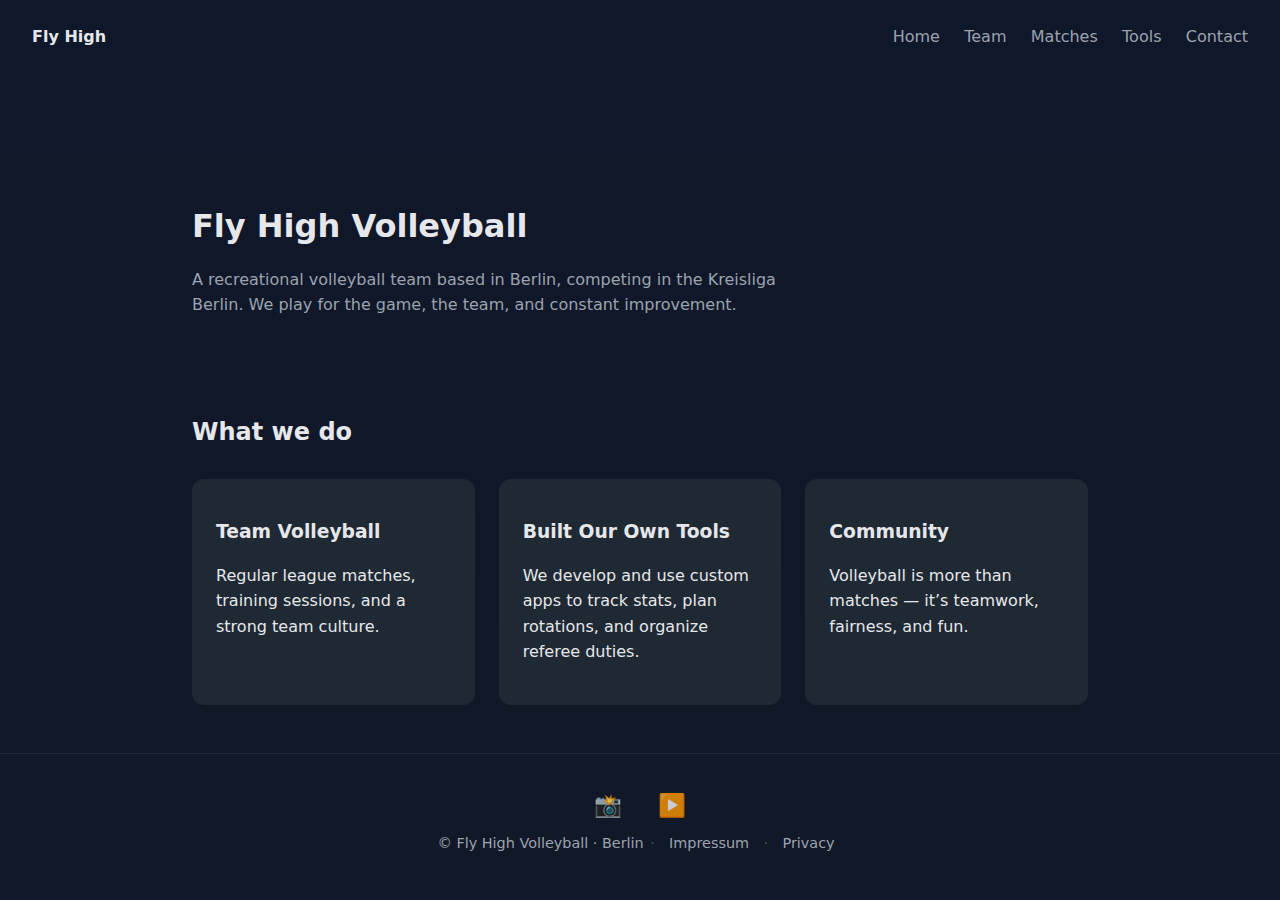
<file: index.html>
<!DOCTYPE html>
<html lang="en">
<head>
  <meta charset="UTF-8" />
  <title>Fly High Volleyball</title>
  <meta name="viewport" content="width=device-width, initial-scale=1" />
  <link rel="stylesheet" href="/style.css" />
</head>
<body>

<header>
  <strong>Fly High</strong>
  <nav>
    <a href="/">Home</a>
    <a href="/team.html">Team</a>
    <a href="/matches.html">Matches</a>
    <a href="/tools.html">Tools</a>
    <a href="/contact.html">Contact</a>
  </nav>
</header>

<main>
  <section class="hero">
    <h1>Fly High Volleyball</h1>
    <p>
      A recreational volleyball team based in Berlin, competing in the
      Kreisliga Berlin. We play for the game, the team, and constant improvement.
    </p>
  </section>

  <section>
    <h2>What we do</h2>
    <div class="grid">
      <div class="card">
        <h3>Team Volleyball</h3>
        <p>Regular league matches, training sessions, and a strong team culture.</p>
      </div>
      <div class="card">
        <h3>Built Our Own Tools</h3>
        <p>
          We develop and use custom apps to track stats, plan rotations,
          and organize referee duties.
        </p>
      </div>
      <div class="card">
        <h3>Community</h3>
        <p>Volleyball is more than matches — it’s teamwork, fairness, and fun.</p>
      </div>
    </div>
  </section>
</main>

<footer class="site-footer">
  <div class="footer-links">
    <a href="https://www.instagram.com/flyhigh.berlin/" target="_blank" aria-label="Instagram">
      <span class="icon">📸</span>
    </a>
    <a href="https://www.youtube.com/@flyhigh.berlin" target="_blank" aria-label="YouTube">
      <span class="icon">▶️</span>
    </a>
  </div>

  <div class="footer-meta">
    <span>© Fly High Volleyball · Berlin</span>
    <span class="dot">·</span>
    <a href="/impressum.html">Impressum</a>
    <span class="dot">·</span>
    <a href="/privacy.html">Privacy</a>
  </div>
</footer>

</body>
</html>
</file>
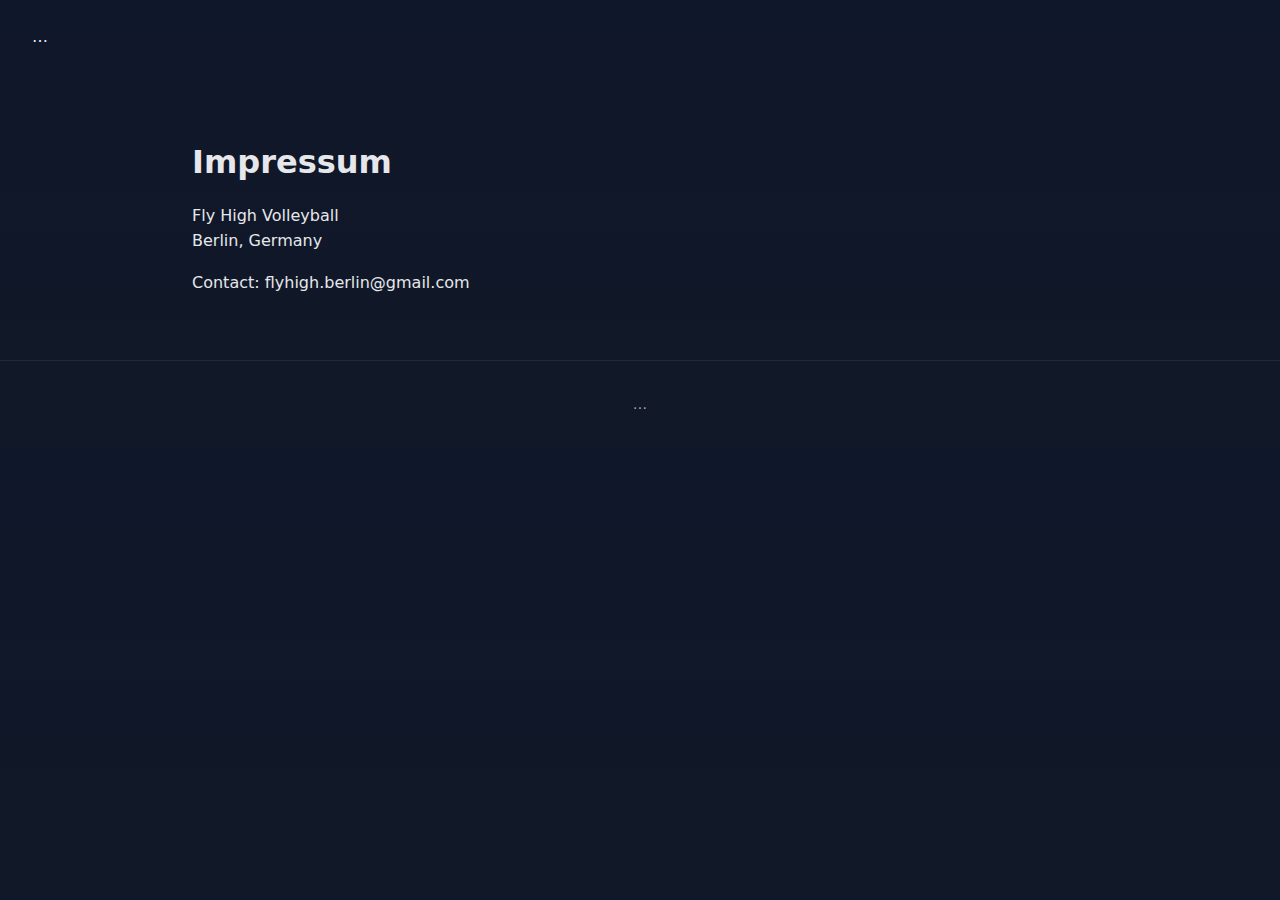
<file: impressum.html>
<!DOCTYPE html>
<html lang="en">
<head>
  <meta charset="UTF-8" />
  <title>Impressum</title>
  <meta name="viewport" content="width=device-width, initial-scale=1" />
  <link rel="stylesheet" href="/style.css" />
</head>
<body>

<header>…</header>

<main>
  <h1>Impressum</h1>
  <p>
    Fly High Volleyball<br />
    Berlin, Germany
  </p>
  <p>
    Contact: flyhigh.berlin@gmail.com
  </p>
</main>

<footer>…</footer>

</body>
</html>
</file>
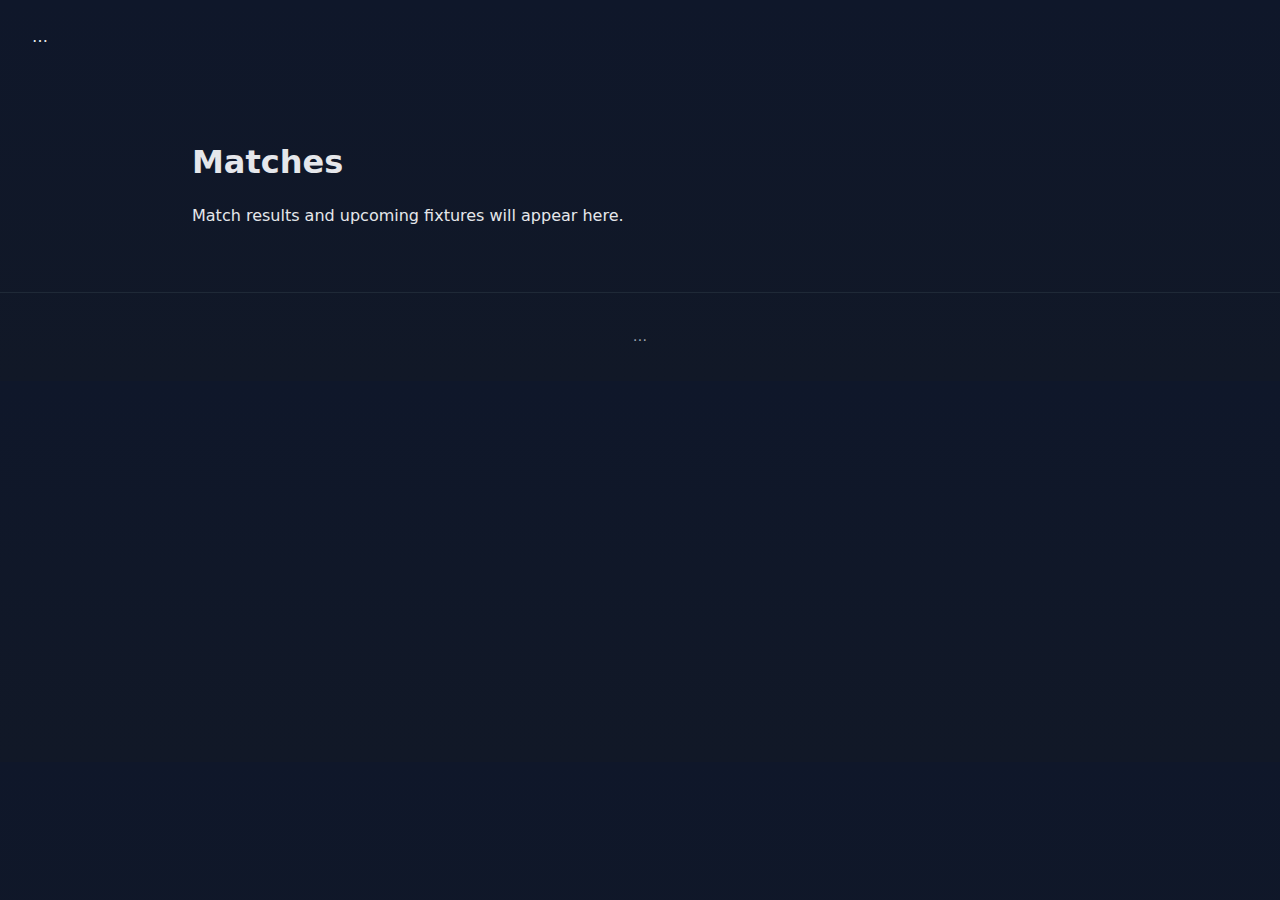
<file: matches.html>
<!DOCTYPE html>
<html lang="en">
<head>
  <meta charset="UTF-8" />
  <title>Matches · Fly High</title>
  <meta name="viewport" content="width=device-width, initial-scale=1" />
  <link rel="stylesheet" href="/style.css" />
</head>
<body>

<header>…</header>

<main>
  <h1>Matches</h1>
  <p>
    Match results and upcoming fixtures will appear here.
  </p>
</main>

<footer>…</footer>

</body>
</html>
</file>
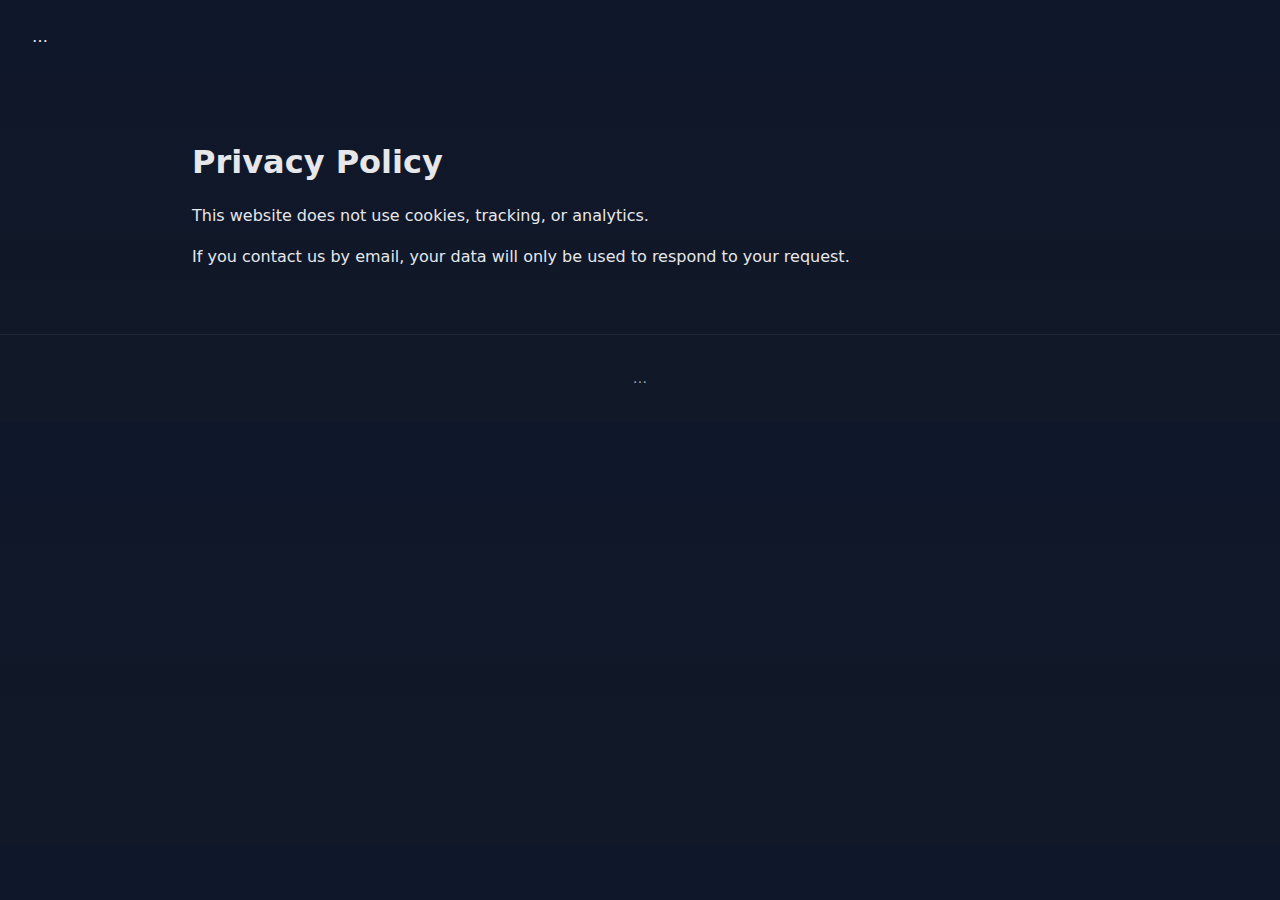
<file: privacy.html>
<!DOCTYPE html>
<html lang="en">
<head>
  <meta charset="UTF-8" />
  <title>Privacy Policy</title>
  <meta name="viewport" content="width=device-width, initial-scale=1" />
  <link rel="stylesheet" href="/style.css" />
</head>
<body>

<header>…</header>

<main>
  <h1>Privacy Policy</h1>
  <p>
    This website does not use cookies, tracking, or analytics.
  </p>
  <p>
    If you contact us by email, your data will only be used
    to respond to your request.
  </p>
</main>

<footer>…</footer>

</body>
</html>
</file>
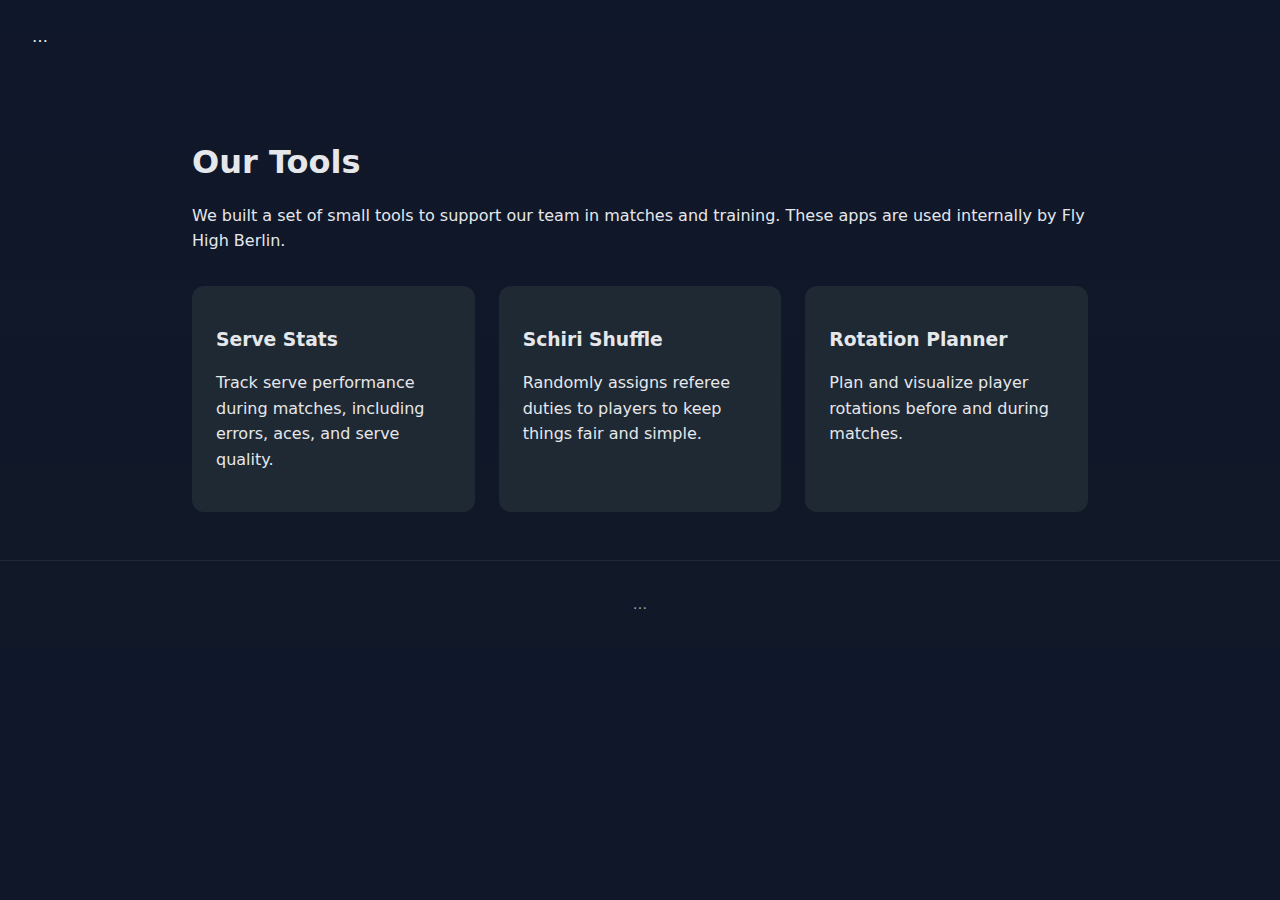
<file: tools.html>
<!DOCTYPE html>
<html lang="en">
<head>
  <meta charset="UTF-8" />
  <title>Tools · Fly High</title>
  <meta name="viewport" content="width=device-width, initial-scale=1" />
  <link rel="stylesheet" href="/style.css" />
</head>
<body>

<header>…</header>

<main>
  <h1>Our Tools</h1>
  <p>
    We built a set of small tools to support our team in matches and training.
    These apps are used internally by Fly High Berlin.
  </p>

  <div class="grid">
    <div class="card">
      <h3>Serve Stats</h3>
      <p>
        Track serve performance during matches, including errors,
        aces, and serve quality.
      </p>
    </div>

    <div class="card">
      <h3>Schiri Shuffle</h3>
      <p>
        Randomly assigns referee duties to players to keep things fair and simple.
      </p>
    </div>

    <div class="card">
      <h3>Rotation Planner</h3>
      <p>
        Plan and visualize player rotations before and during matches.
      </p>
    </div>
  </div>
</main>

<footer>…</footer>

</body>
</html>
</file>
<file: style.css>
:root {
  --bg: #0f172a;
  --bg-soft: #111827;
  --text: #e5e7eb;
  --muted: #9ca3af;
  --accent: #38bdf8;
  --card: #1f2933;
}

* {
  box-sizing: border-box;
}

body {
  margin: 0;
  font-family: system-ui, -apple-system, BlinkMacSystemFont, sans-serif;
  background: linear-gradient(180deg, var(--bg), var(--bg-soft));
  color: var(--text);
  line-height: 1.6;
}

a {
  color: var(--accent);
  text-decoration: none;
}

header {
  padding: 1.5rem 2rem;
  display: flex;
  justify-content: space-between;
  align-items: center;
}

nav a {
  margin-left: 1.2rem;
  color: var(--muted);
}

nav a:hover {
  color: var(--text);
}

main {
  max-width: 960px;
  margin: 0 auto;
  padding: 3rem 2rem;
}

h1, h2, h3 {
  font-weight: 600;
  line-height: 1.2;
}

.hero {
  padding: 4rem 0;
}

.hero p {
  max-width: 600px;
  color: var(--muted);
}

.grid {
  display: grid;
  grid-template-columns: repeat(auto-fit, minmax(260px, 1fr));
  gap: 1.5rem;
  margin-top: 2rem;
}

.card {
  background: var(--card);
  border-radius: 12px;
  padding: 1.5rem;
}

footer {
  border-top: 1px solid #1f2937;
  padding: 2rem;
  text-align: center;
  color: var(--muted);
  font-size: 0.9rem;
}

footer a {
  margin: 0 0.5rem;
}

.site-footer {
  border-top: 1px solid #1f2937;
  padding: 2.5rem 1.5rem;
  text-align: center;
  color: var(--muted);
  font-size: 0.9rem;
}

.footer-links {
  display: flex;
  justify-content: center;
  gap: 1.2rem;
  margin-bottom: 1rem;
}

.footer-links a {
  font-size: 1.4rem;
  line-height: 1;
  opacity: 0.8;
  transition: opacity 0.2s ease, transform 0.2s ease;
}

.footer-links a:hover {
  opacity: 1;
  transform: translateY(-2px);
}

.footer-meta {
  display: flex;
  justify-content: center;
  flex-wrap: wrap;
  gap: 0.4rem;
}

.footer-meta a {
  color: var(--muted);
}

.footer-meta a:hover {
  color: var(--text);
}

.dot {
  opacity: 0.4;
}
</file>
